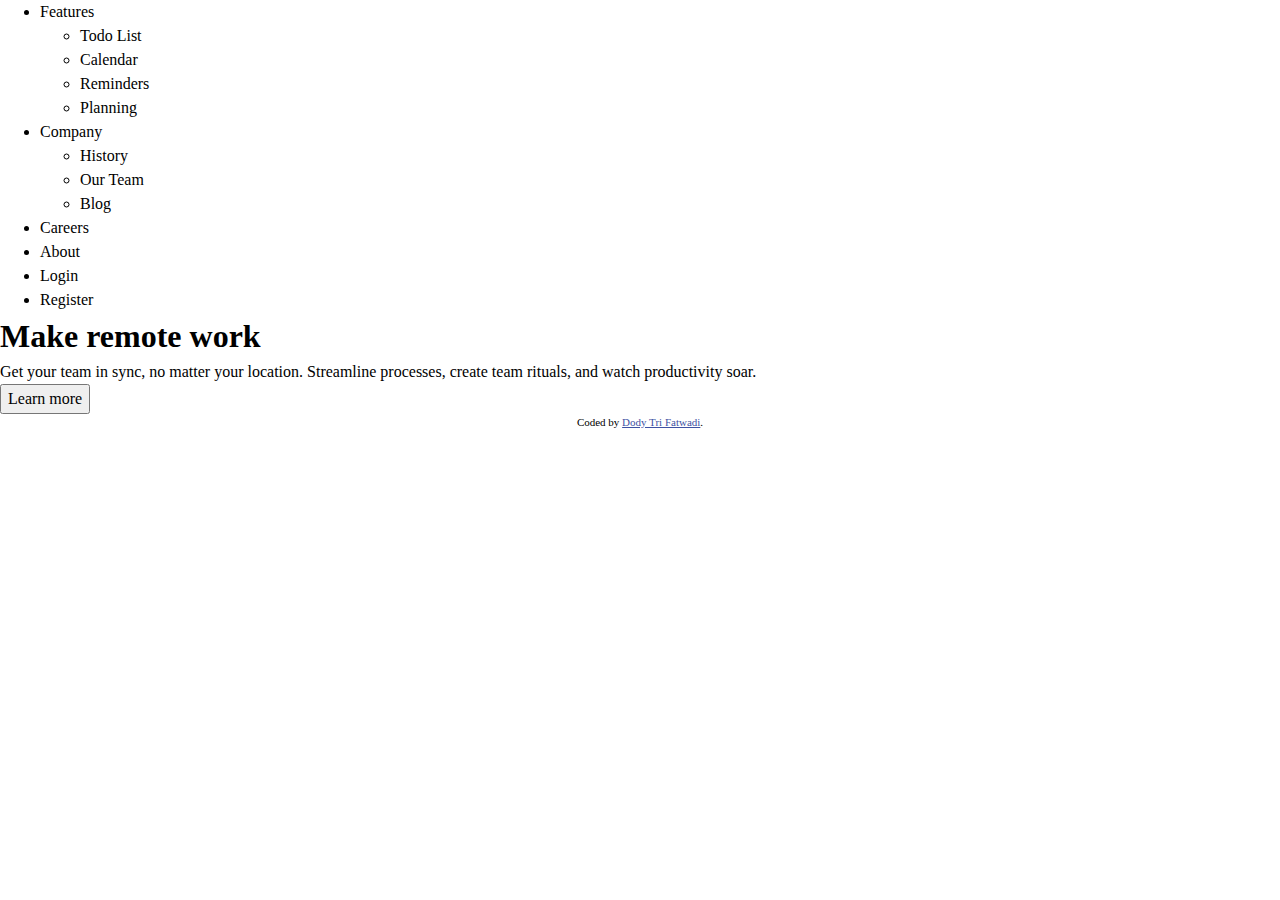
<file: index.html>
<!DOCTYPE html>
<html lang="en">
  <head>
    <meta charset="UTF-8" />
    <meta name="viewport" content="width=device-width, initial-scale=1.0" />
    <!-- displays site properly based on user's device -->

    <link
      rel="icon"
      type="image/png"
      sizes="32x32"
      href="./images/favicon-32x32.png"
    />
    <link rel="stylesheet" href="styles.css" />
    <title>Frontend Mentor | Intro section with dropdown navigation</title>

    <!-- Feel free to remove these styles or customise in your own stylesheet 👍 -->
  </head>
  <body>
    <nav>
      <ul>
        <li>Features</li>
        <ul>
          <li>Todo List</li>
          <li>Calendar</li>
          <li>Reminders</li>
          <li>Planning</li>
        </ul>
        <li>Company</li>
        <ul>
          <li>History</li>
          <li>Our Team</li>
          <li>Blog</li>
        </ul>
        <li>Careers</li>
        <li>About</li>
      </ul>
      <ul>
        <li>Login</li>
        <li>Register</li>
      </ul>
    </nav>
    <main>
      <h1>Make remote work</h1>
    </main>
    <article>
      Get your team in sync, no matter your location. Streamline processes,
      create team rituals, and watch productivity soar.
    </article>
    <button>Learn more</button>
    <div class="attribution">Coded by <a href="#">Dody Tri Fatwadi</a>.</div>
  </body>
</html>
</file>
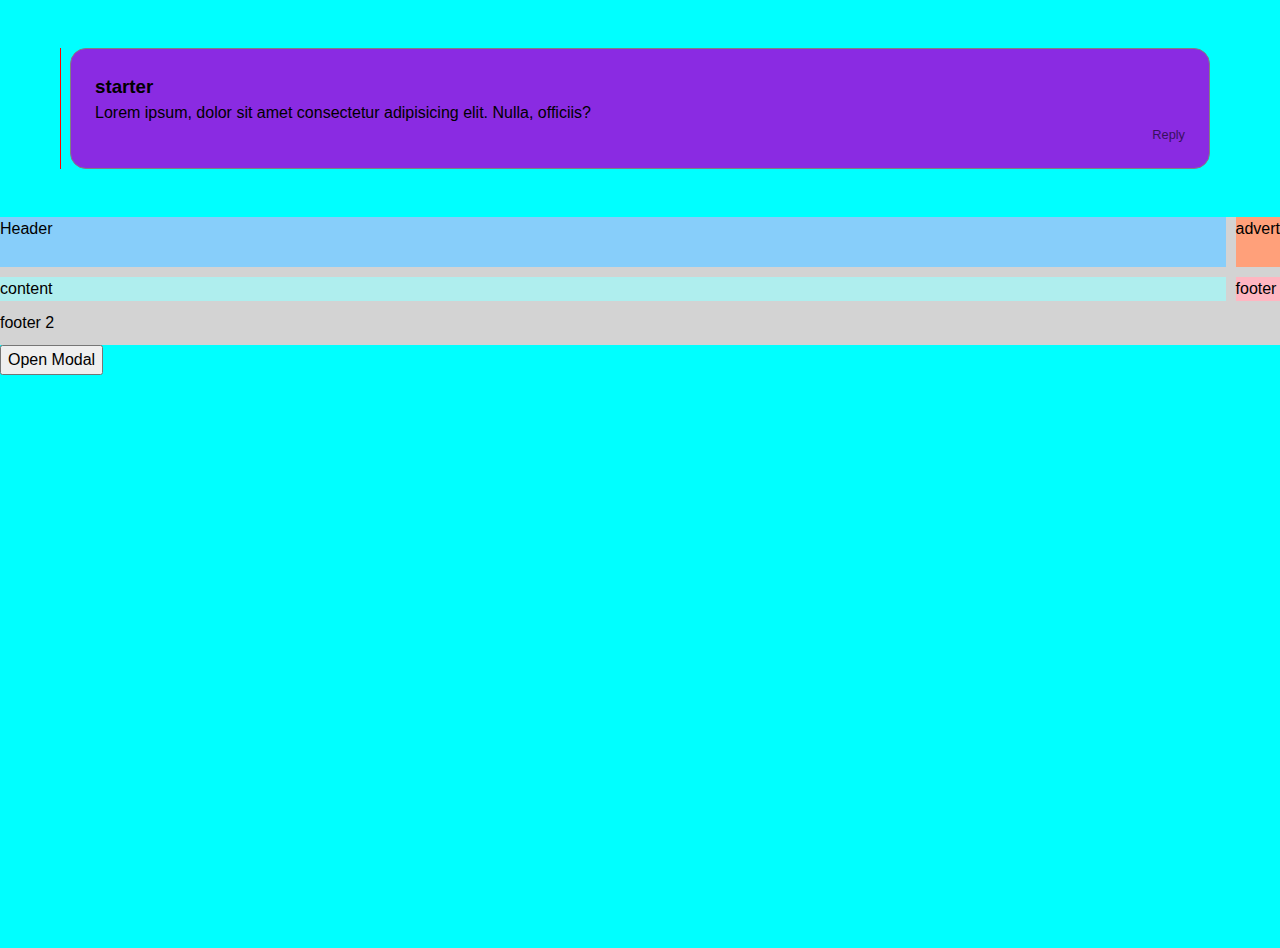
<file: interactiveComment/index.html>
<!DOCTYPE html>
<html lang="en">
  <head>
    <meta charset="UTF-8">
    <meta name="viewport" content="width=device-width, initial-scale=1.0"> <!-- displays site properly based on user's device -->

    <link rel="icon" type="image/png" sizes="32x32" href="./images/favicon-32x32.png">
    <link rel="stylesheet" href="style.css">
    <title>Frontend Mentor | Interactive comments section</title>

    <!-- Feel free to remove these styles or customise in your own stylesheet 👍 -->

    
  </head>
  <body>
    <!-- <div class="comment-wrapper">
      <div class="comment-container">
        <div class="comment-box">
          <div class="replies">
            <img src="/interactiveComment/images/icon-plus.svg" alt="">
            <span>5</span>
            <img src="/interactiveComment/images/icon-minus.svg" alt="">
          </div>
          <div class="main-comment">
            <div class="user-post">
              <div class="user-detail">
                <img src="./images/avatars/image-juliusomo.png" alt="">
                <span><strong>User Name</strong></span>
                <span><strong>Posting date</strong></span>

              </div>
              <div class="reply-link">
                <img src="images/icon-reply.svg" alt="">
                <strong>Reply</strong>
              </div>
            </div>
            <p>"Impressive! Though it seems the drag feature could be improved. But overall it looks incredible. You've nailed the design and the responsiveness at various breakpoints works really well."</p>
          </div>
        </div>
        </div>
    </div> -->

    <div class="container">
      <div class="comment__container opened" id="first-post">
        <div class="comment__card">
          <h3 class="comment__title">starter</h3>
          <p>Lorem ipsum, dolor sit amet consectetur adipisicing elit. Nulla, officiis?</p>
          <div class="comment__footer">
            <div class="reply">Reply</div>
          </div>
        </div>

          <div class="comment__container" dataset="first-post" id="first-reply">
            <div class="comment__card">
              <h3 class="comment__title">1 Reply</h3>
              <p>Lorem ipsum, dolor sit amet consectetur adipisicing elit. Nulla, officiis?</p>
              <div class="comment__footer">
                <div class="reply">Reply</div>
              </div>
            </div>
              <div class="comment__container" dataset="first-reply">
                <div class="comment__card">
                  <h3 class="comment__title">nest reply</h3>
                  <p>Lorem ipsum, dolor sit amet consectetur adipisicing elit. Nulla, officiis?</p>
                  <div class="comment__footer">
                    <div class="reply">Reply</div>
                  </div>
                </div>
            </div>
          </div>

          <div class="comment__container" dataset="first-post">
            <div class="comment__card">
              <h3 class="comment__title">2 reply</h3>
              <p>Lorem ipsum, dolor sit amet consectetur adipisicing elit. Nulla, officiis?</p>
              <div class="comment__footer">
                <div class="reply">Reply</div>
              </div>
            </div>
          </div>
      </div>
    </div>

    <div class="testgrid">
      <div class="item1">Header</div>
      <div class="item2">advert</div>
      <div class="item3">content</div>
      <div class="item4">footer</div>
      <div class="item5">footer 2</div>
    </div>
    
    <!-- Modal -->
    <!-- <div class="modal-background">
      <div class="modal-container">
        <h4>Delete Comment</h4>
        <p>Are you sure you want to delete this comment? This will remove the comment and can't be undone.</p>
        <div class="modal-btn">
          <a href=""><button class="cancel-btn"><span>No, Cancel </span></button></a>
          <a href=""><button class="delete-btn"><span>Yes, Delete</span></button></a>
        </div>
      </div>
    </div> -->
    <button class="open-btn">Open Modal</button>
    <dialog class="modal" id="modal">
      <h4>Delete Comment</h4>
        <p>Are you sure you want to delete this comment? This will remove the comment and can't be undone.</p>
        <form class="form" method="dialog">

          <a href=""><button class="delete-btn" type="submit"><span>Yes, Delete</span></button></a>
          <a href=""><button class="cancel-btn" type="submit"><span>No, Cancel </span></button></a>
        </form>
        <div class="modal-btn">
        </div>
    </dialog>

  </body>
  <script src="script.js"></script>
</html>
</file>
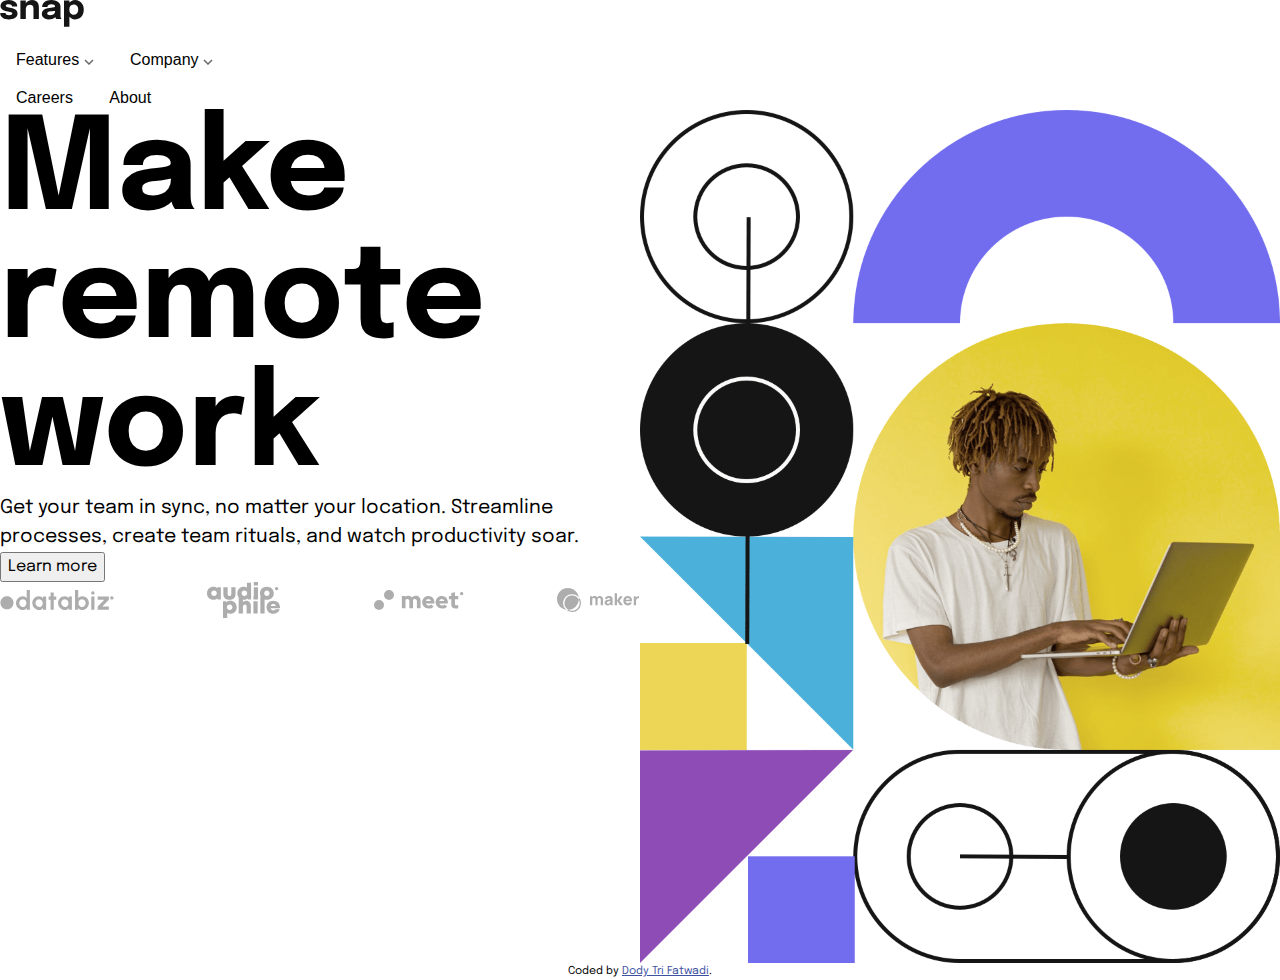
<file: intro-section/index.html>
<!DOCTYPE html>
<html lang="en">
  <head>
    <meta charset="UTF-8" />
    <meta name="viewport" content="width=device-width, initial-scale=1.0" />
    <!-- displays site properly based on user's device -->

    <link
      rel="icon"
      type="image/png"
      sizes="32x32"
      href="./images/favicon-32x32.png"
    />

    <title>Intro section</title>

    <!-- Feel free to remove these styles or customise in your own stylesheet 👍 -->
    <link rel="stylesheet" href="styles.css" />

  </head>

  <body>

    <div class="navbar">
      <img class="logo" src="/intro-section/images/logo.svg" alt="" />
      <div class="dropdown">
        <button class="dropbtn" onclick="myFunction()">Features
          <i>
            <img class="nav-icon" src="/intro-section/images/icon-arrow-down.svg" alt="" />
          </i> 
        </button>
        <div class="dropdown-content" id="myDropdown">
          <a href="#">Todo List</a>
          <a href="#">Calendar</a>
          <a href="#">Reminders</a>
          <a href="#">Planning</a>
        </div>

        <button class="dropbtn" onclick="myFunction()">Company
         <i>
          <img class="nav-icon" src="/intro-section/images/icon-arrow-down.svg" alt="" />
         </i> 
        </button>
        <div class="dropdown-content" id="myDropdown">
          <a href="#">History</a>
          <a href="#">Our Team</a>
          <a href="#">Blog</a>
        </div>
      </div> 
      <a href="#careers">Careers</a>
      <a href="#about">About</a>
    </div>
    
    <!-- <nav>
      <ul>
        <li>Features</li>
        <span><img src="images/icon-arrow-down.svg" alt="" /></span>
        <ul>
          <li></li>
          <li></li>
          <li></li>
          <li></li>
        </ul>
        <li>Company <img src="images/icon-arrow-down.svg" alt="" /></li>
        <span></span>
        <ul>
          <li>History</li>
          <li>Our Team</li>
          <li>Blog</li>
        </ul>
        <li>Careers</li>
        <li>About</li>
      </ul>
      <ul>
        <li>Login</li>
        <li>Register</li>
      </ul>
      <img src="/intro-section/images/icon-arrow-up.svg" alt="" />
      <img src="/intro-section/images/icon-calendar.svg" alt="" />
      <img src="/intro-section/images/icon-close-menu.svg" alt="" />
      <img src="/intro-section/images/icon-planning.svg" alt="" />
      <img src="/intro-section/images/icon-calendar.svg" alt="" />
    </nav> -->

    <main class="body-wrapper">
      <section class="main-aside">
        <h1>Make <br>remote work</h1>
        <p>
          Get your team in sync, no matter your location. Streamline processes,
          create team rituals, and watch productivity soar.
        </p>
        <button class="cta-button">Learn more</button>
        <article class="client-img">
          <img src="/intro-section/images/client-databiz.svg" alt="" />
          <img src="/intro-section/images/client-audiophile.svg" alt="" />
          <img src="/intro-section/images/client-meet.svg" alt="" />
          <img src="/intro-section/images/client-maker.svg" alt="" />
        </article>
      </section>
      <img src="/intro-section/images/image-hero-desktop.png" alt="" />
    </main>

    <div class="attribution">Coded by <a href="#">Dody Tri Fatwadi</a>.</div>

    <script>
      /* When the user clicks on the button, 
      toggle between hiding and showing the dropdown content */
      function myFunction() {
        document.getElementById("myDropdown").classList.toggle("show");
      }
      // Close the dropdown if the user clicks outside of it
      window.onclick = function(event) {
        if (!event.target.matches('.dropbtn')) {
          var dropdowns = document.getElementsByClassName("dropdown-content");
          var i;
          for (i = 0; i < dropdowns.length; i++) {
            var openDropdown = dropdowns[i];
            if (openDropdown.classList.contains('show')) {
              openDropdown.classList.remove('show');
            }
          }
        }
      }

      // Get all drop-down buttons
      const dropDownButtons = document.querySelectorAll(".dropbtn");
      // Get all drop down content elements.
      const dropDownContent = document.querySelectorAll(".dropdown-content");

      function handleClick(event) {
      const main = event.target; // Use the event.target, the clicked element
      const className = "show"; // Spcecify the class name one time
      let myContent = null; // The drop down contents of the clicked item, if found
      dropDownContent.forEach( elem => {
        // Kludge: using parentNode since the clicked element is in it's own div.
        // It would probably be better if the querySelector above selected
        // the li-element, and then remove paretNode from the next statement.
        if ( main.parentNode.contains(elem)) {
          myContent = elem;
        } else {
          // Remove the class from every content except the clicked one.
          elem.classList.remove(className);
        }
      });
      // If the clicked have content, toggle if it is shown or not.
      if (myContent) myContent.classList.toggle(className);
      }

      dropDownButtons.forEach( elem => elem.addEventListener("click",  handleClick));
    </script>
  </body>
</html>
</file>
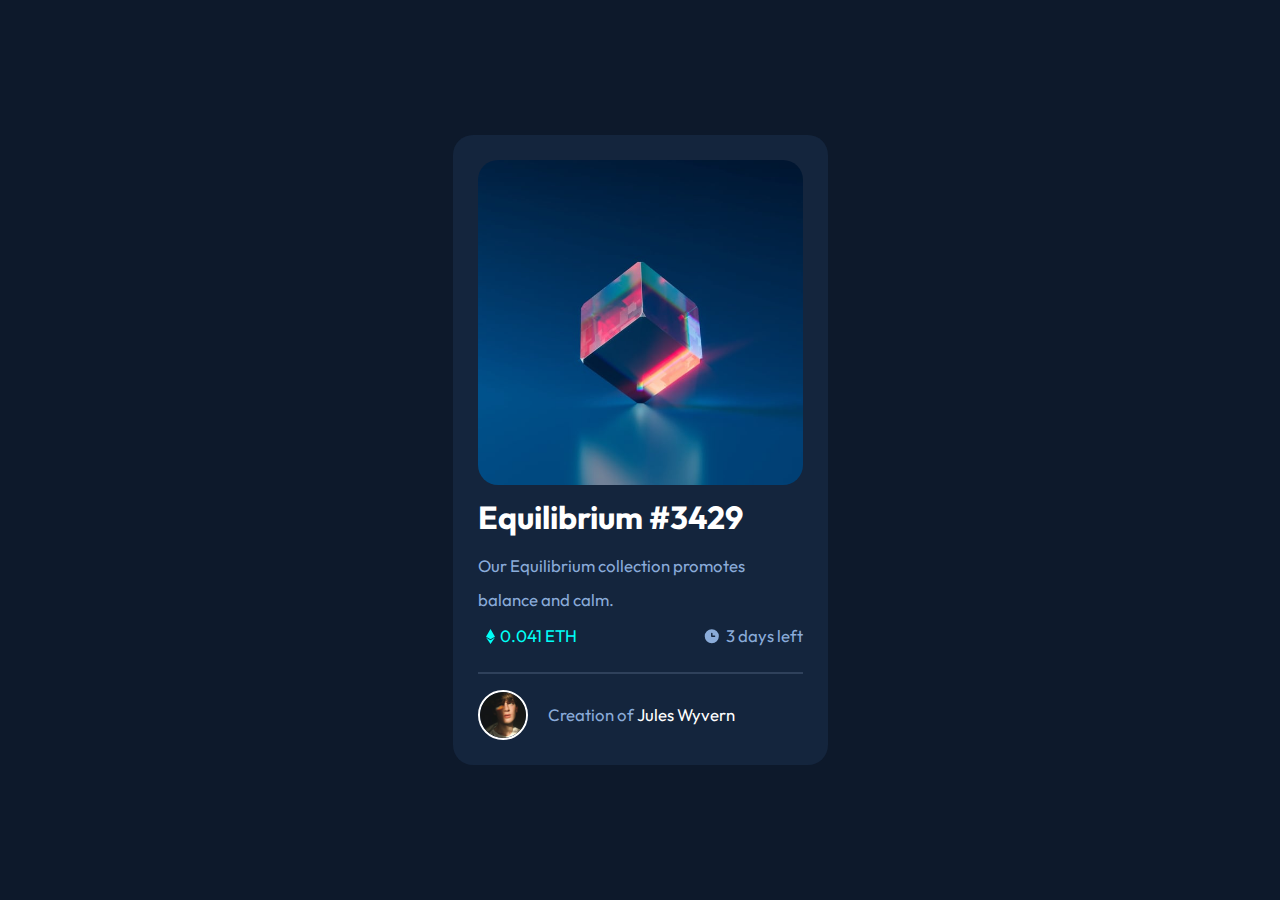
<file: nftcard/index.html>
<!DOCTYPE html>
<html lang="en">
<head>
  <meta charset="UTF-8">
  <meta name="viewport" content="width=device-width, initial-scale=1.0"> <!-- displays site properly based on user's device -->

  <link rel="icon" type="image/png" sizes="32x32" href="./images/favicon-32x32.png">
  <link href="https://fonts.google.com/specimen/Outfit" rel="stylesheet">
  <link rel="stylesheet" href="style.css">
  <title>Frontend Mentor | NFT preview card component</title>
</head>
<body>
  <div class="card">
    <div class= "container">
      <div class="nft-wrapper">
        <img src="images/image-equilibrium.jpg" class="nft-image"  alt="nft-image">
          <div class="overlay-image" >
            <div class="icon-wrapper">
              <img src="images/icon-view.svg" class="view-icon"  alt="view-icon">
            </div>
          </div>
      </div>
      <h3>Equilibrium #3429</h3>
      <p class="caption">Our Equilibrium collection promotes balance and calm.</p>
      <div class="price">
        <div class="price-container">
          <img src="images/icon-ethereum.svg" class="eth-logo"   height="15" alt="eth-logo">
          <p class="price">0.041 ETH</p>
        </div>
        <div class="promo-container">
          <img src="images/icon-clock.svg" class="clock" height="18" alt="clock-logo">
          <p class="promo-text">3 days left</p>
        </div>
      </div>
      <hr>
      <div class="creator-container"> 
        <img src="images/image-avatar.png" class="avatar" width="50"  height="50" alt="user-avatar">
        <p class="author-name"><span class="caption">Creation of</span> Jules Wyvern</p>
      </div>
    </div>
  </div>
</body>
</html>
</file>
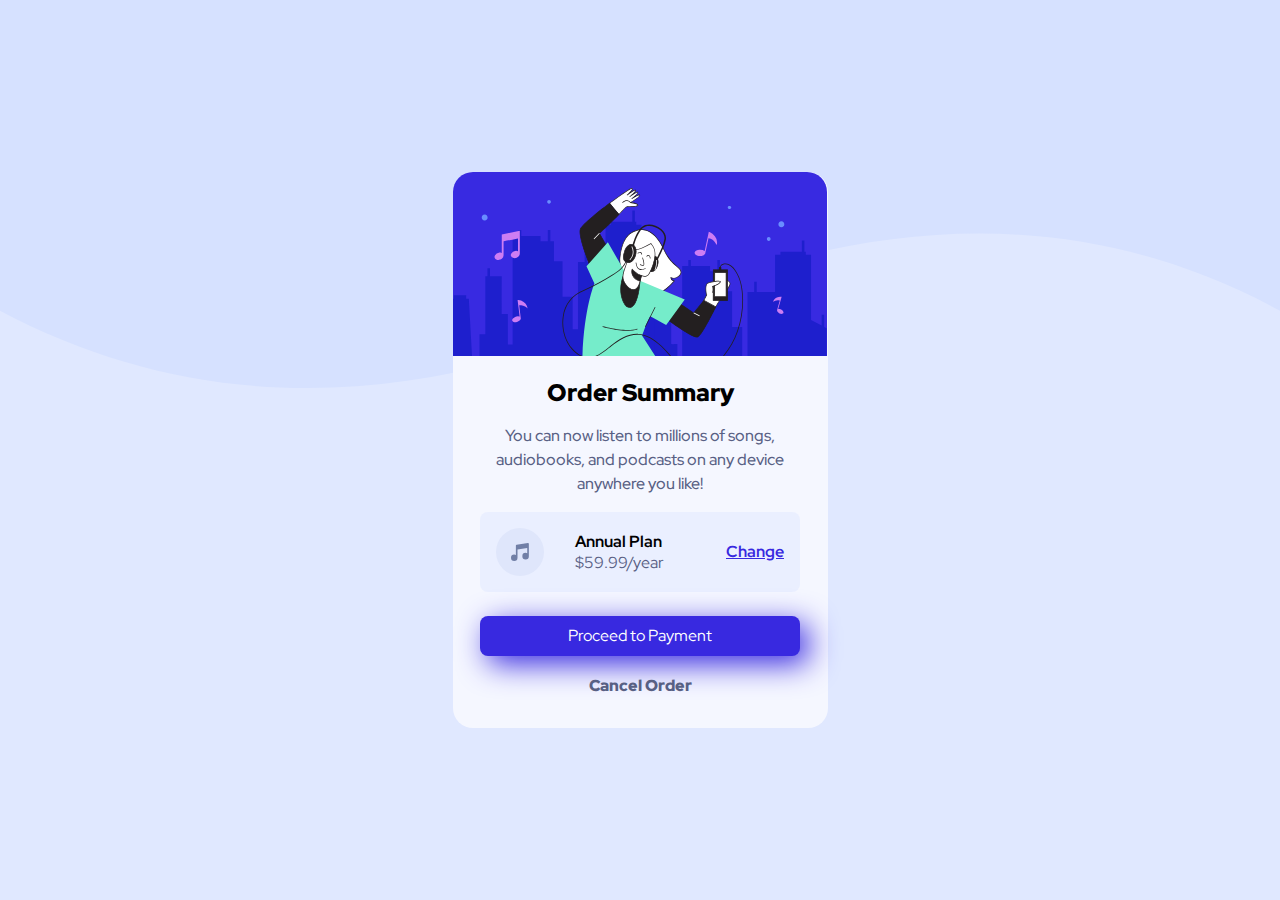
<file: orderSummary/index.html>
<!DOCTYPE html>
<html lang="en">
<head>
  <meta charset="UTF-8">
  <meta name="viewport" content="width=device-width, initial-scale=1.0"> <!-- displays site properly based on user's device -->

  <link rel="icon" type="image/png" sizes="32x32" href="./images/favicon-32x32.png">
  
  <title>Frontend Mentor | Order summary card</title>

  <!-- Feel free to remove these styles or customise in your own stylesheet 👍 -->
  <link rel="stylesheet" href="style.css">
</head>
<body>
  <div class="container">
    <!-- <img src="images/pattern-background-desktop.svg" alt=""> -->
    <div >
      <img class="hero-img" src="images/illustration-hero.svg" alt="">
    </div>
    <h2>Order Summary</h2>
    <p class="caption">
      You can now listen to millions of songs, audiobooks, and podcasts on any 
      device anywhere you like!
    </p>
    <div class="plan">
      <img class="icon-music" src="images/icon-music.svg" alt="">
      <div class="div-1">
        <p>
          <strong>Annual Plan</strong>
        </p>
        <p class="billing">
          $59.99/year
        </p>      
      </div>
      <div class="div-2">
      </div>
      <div class="div-3">
        <a href="#">
          Change
        </a>
      </div>
    </div>
    <button>Proceed to Payment</button>
    <a id="cancel"href="#">
      <strong>Cancel Order
    </a>
  </div>
</body>
</html>
</file>
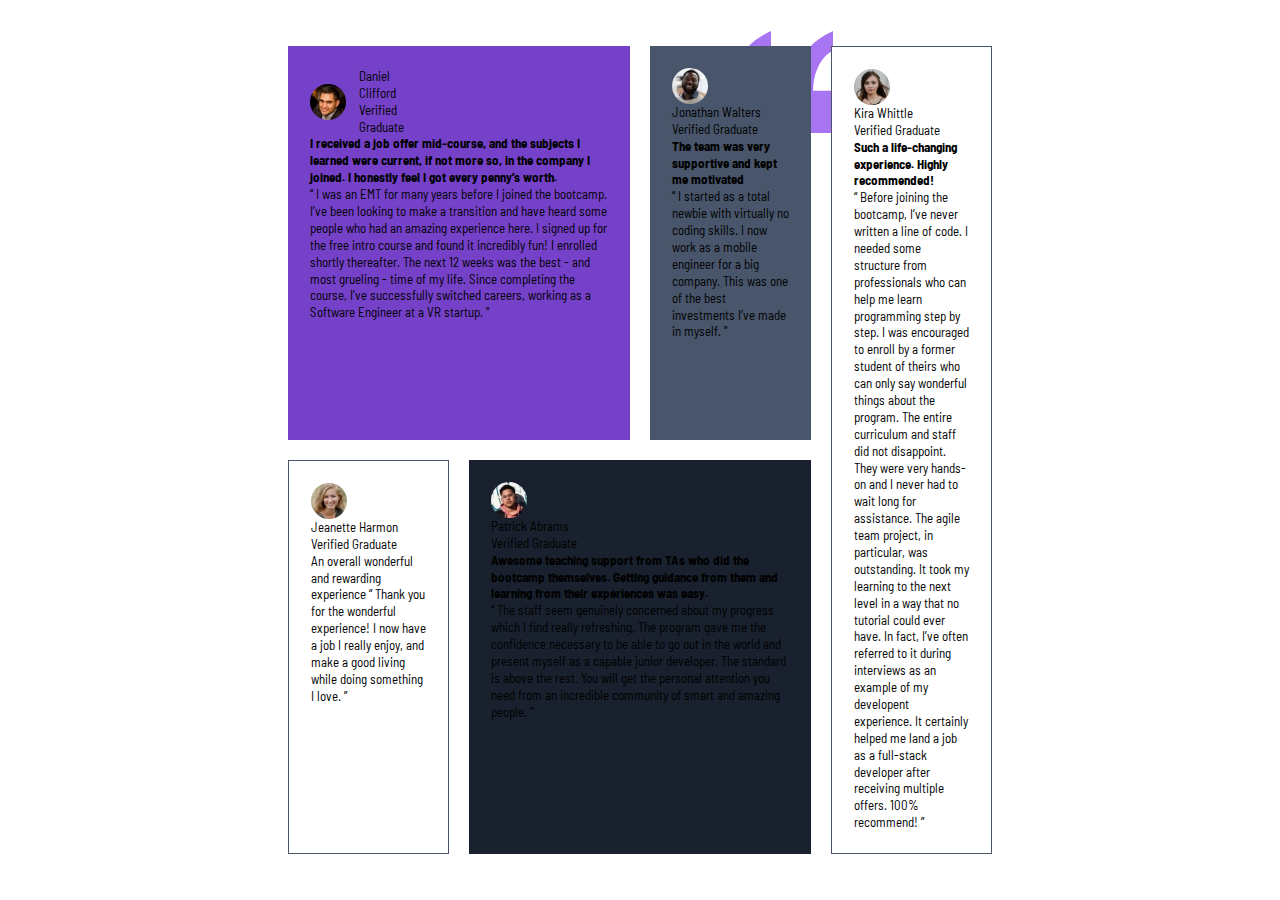
<file: testimonial-grid/index.html>
<!DOCTYPE html>
<html lang="en">
<head>
  <meta charset="UTF-8">
  <meta name="viewport" content="width=device-width, initial-scale=1.0"> <!-- displays site properly based on user's device -->

  <link rel="icon" type="image/png" sizes="32x32" href="./images/favicon-32x32.png">

  <title>Frontend Mentor | [Challenge Name Here]</title>
  <link rel="stylesheet" href="style.css">
  <!-- Feel free to remove these styles or customise in your own stylesheet 👍 -->
</head>
<body>
  <main class="max-width-wrapper">
    <article class="first-comment">
      <article class="user">
        <img class="profpic" src="/testimonial-grid/images/image-daniel.jpg" alt="" srcset="">
        <article>
          Daniel Clifford
          <br>
          Verified Graduate
        </article>
        <img class="quotation"  src="images/bg-pattern-quotation.svg" alt="">
      </article>
      <h3>
        I received a job offer mid-course, and the subjects I learned were current, if not more so,
        in the company I joined. I honestly feel I got every penny’s worth.
      </h3>
      <p>
        “ I was an EMT for many years before I joined the bootcamp. I’ve been looking to make a
        transition and have heard some people who had an amazing experience here. I signed up
        for the free intro course and found it incredibly fun! I enrolled shortly thereafter.
        The next 12 weeks was the best - and most grueling - time of my life. Since completing
        the course, I’ve successfully switched careers, working as a Software Engineer at a VR startup. ”
      </p>
    </article>

    <article class="second-comment">
      <img class="profpic" src="/testimonial-grid/images/image-jonathan.jpg" alt="" srcset="">
      <article>
        Jonathan Walters
        <br>
        Verified Graduate
      </article>
      <h3>
        The team was very supportive and kept me motivated
      </h3>
      <p>
        “ I started as a total newbie with virtually no coding skills. I now work as a mobile engineer
        for a big company. This was one of the best investments I’ve made in myself. ”
      </p>
    </article>

    <article class="third-comment">
      <img class="profpic" src="/testimonial-grid/images/image-jeanette.jpg" alt="" srcset="">
      <article>
        Jeanette Harmon
        <br>
        Verified Graduate
      </article>

      An overall wonderful and rewarding experience

      “ Thank you for the wonderful experience! I now have a job I really enjoy, and make a good living
      while doing something I love. ”
    </article>

    <article class="fourth-comment">
      <img class="profpic" src="/testimonial-grid/images/image-patrick.jpg" alt="" srcset="">
      <article>
        Patrick Abrams
        <br>
        Verified Graduate
      </article>
      <h3>
        Awesome teaching support from TAs who did the bootcamp themselves. Getting guidance from them and
        learning from their experiences was easy.
      </h3>

      “ The staff seem genuinely concerned about my progress which I find really refreshing. The program
      gave me the confidence necessary to be able to go out in the world and present myself as a capable
      junior developer. The standard is above the rest. You will get the personal attention you need from
      an incredible community of smart and amazing people. ”
    </article>

    <article class="fifth-comment">
      <img class="profpic" src="/testimonial-grid/images/image-kira.jpg" alt="" srcset="">
      <article>
        Kira Whittle
        <br>
        Verified Graduate
      </article>
      <h3>
        Such a life-changing experience. Highly recommended!
      </h3>
      <p>
        “ Before joining the bootcamp, I’ve never written a line of code. I needed some structure from
        professionals who can help me learn programming step by step. I was encouraged to enroll by a former
        student of theirs who can only say wonderful things about the program. The entire curriculum and staff
        did not disappoint. They were very hands-on and I never had to wait long for assistance. The agile team
        project, in particular, was outstanding. It took my learning to the next level in a way that no tutorial
        could ever have. In fact, I’ve often referred to it during interviews as an example of my developent
        experience. It certainly helped me land a job as a full-stack developer after receiving multiple offers.
        100% recommend! ”
      </p>
    </article>
  </main>
  <!-- <div class="attribution">
    Challenge by <a href="https://www.frontendmentor.io?ref=challenge" target="_blank">Frontend Mentor</a>.
    Coded by Dody Tri Fatwadi.
  </div> -->
</body>
</html>
</file>
<file: styles.css>
*,
*::before,
*::after {
  box-sizing: border-box;
}

* {
  margin: 0;
}

html,
body {
  height: 100%;
}

body {
  line-height: 1.5;
  -wekit-font-smoothin: antialiased;
}

img,
picture,
svg {
  display: block;
  max-width: 100%;
}

input,
button,
textarea,
select {
  font: inherit;
}

p,
h1,
h2,
h3 {
  overflow-wrap: break-word;
}

.attribution {
  font-size: 11px;
  text-align: center;
}
.attribution a {
  color: hsl(228, 45%, 44%);
}
</file>
<file: interactiveComment/style.css>
*,
*::before,
*::after {
  box-sizing: border-box;
}

@import url("https://fonts.googleapis.com/css2?family=Rubik:wght@400;500;700&display=swap");

* {
  margin: 0;
}

html,
body {
  height: 100%;
}

body {
  line-height: 1.5;
  -webkit-font-smoothing: antialiased;
  background-color: aqua;
  font-family: "Rubik", sans-serif;
}

img,
picture,
video,
canvas,
svg {
  display: block;
  max-width: 100%;
}

input,
button,
textarea,
select {
  font: inherit;
}

p,
h1,
h2,
h3,
h4,
h5,
h6 {
  overflow-wrap: break-word;
}

.replies {
  gap: 15px;
  padding: 0.5em;
  display: flex;
  border-radius: 10px;
  flex-direction: column;
  border: 1px solid red;
}

.comment-box {
  gap: 20px;
  padding: 1em;
  display: flex;
  border-radius: 10px;
  align-items: center;
  border: 1px solid red;
}

.comment-container {
  max-width: 90%;
  /* min-width: 30%; */
  width: max-content;
  margin-left: auto;
  margin-right: auto;
  padding-left: 16px;
  padding-right: 16px;
}

.main-comment {
  display: flex;
  flex-direction: column;
  /* justify-content: space-between; */
  /* align-items: center; */
}

.user-detail {
  gap: 30px;
  display: flex;
  align-items: center;
}

.user-post {
  gap: 5px;
  display: flex;
  /* flex-direction: column; */
  align-items: center;
  justify-content: space-between;
}

.reply-link {
  gap: 10px;
  display: flex;
  align-items: center;
}

.modal-background {
  top: 0;
  left: 0;
  z-index: 1;
  width: 100%;
  height: 100%;
  position: fixed;
  background-color: rgba(0, 0, 0, 0.5);
}

.modal-container {
  top: 20%;
  left: 50%;
  width: 400px;
  height: 300px;
  padding: 25px;
  display: flex;
  position: absolute;
  align-items: center;
  flex-direction: column;
  background-color: red;
  justify-content: center;
  transform: translate(-50%);
  /* gap: 20px; */
}

.modal-btn {
  display: flex;
  align-items: left;
  justify-content: space-around;
}

.item1 {
  background: LightSkyBlue;
  grid-area: header;
}

.item2 {
  background: LightSalmon;
  grid-area: advert;
}

.item3 {
  background: PaleTurquoise;
  grid-area: content;
}

.item4 {
  background: lightpink;
  grid-area: footer;
}

.testgrid {
  /* font-size: 1.5em; */
  /* min-height: 300px; */
  /* width: 100%; */
  background: LightGray;
  display: grid;
  grid-template-columns: 1fr;
  grid-template-rows: 50px auto 1fr auto;
  grid-gap: 10px;
  grid-template-areas:
    "header advert"
    "content footer";
}

.modal::backdrop{
  background: rgb(0 0 0 / 0.4);
}

form {
  display: grid;
  gap: 1em;
}

.modal {
  position: absolute;
  top: 50%;
  left: 50%;
  transform: translate(-50%,-50%);
}

/* trial another method */

.container{
  width: min(90%,1140px);
  margin: 3rem auto;
}

.comment__container {
  display: none;
  position: relative;
}

.comment__container.opened{
  display: block;
}

.comment__container::before {
  content: "";
  background-color: red;
  position: absolute;
  min-height: 100%;
  width: 1px;
  left: -10px;
}

.comment__container:not(:first-child){
  margin: 1rem 0 0 3rem;
}

.comment__card {
  padding: 24px;
  background-color: blueviolet;
  border: 1px solid grey;
 border-radius: 16px; 
}

.comment__footer {
  display: flex;
  font-size: .8rem;
 opacity: .6; 
 gap: 24px;
 justify-content: flex-end;
 align-items: center;
}

.reply {
  cursor:pointer;
}
</file>
<file: intro-section/styles.css>
@import url('https://fonts.googleapis.com/css2?family=Epilogue:wght@500;700&display=swap');

*,
*::before,
*::after {
  box-sizing: border-box;
}

* {
  margin: 0;
}

html,
body {
  height: 100%;
}

body {
  line-height: 1.5;
  -webkit-font-smoothin: antialiased;
  font-family: Epilogue, sans-serif;
}

img,
picture,
svg {
  display: block;
  max-width: 100%;
}

input,
button,
textarea,
select {
  font: inherit;
}

nav,
ul,
li {
  display: inline;
  list-style-type: none;
}

p,
h1,
h2,
h3 {
  overflow-wrap: break-word;
}

h1{
  font-size: 8rem;
  line-height: 1;
}

p{
  font-size: 1.2rem;
}

.main-aside {
  display: flex;
  flex-direction: column;
  /* align-content: space-between; */
  
}

.logo{
  display: inline;
}

.body-wrapper {
  display: grid;
  grid-template-columns: repeat(2, 1fr);
}

.client-img {
  display: flex;
  align-items: center;
  justify-content: space-between;
}

.attribution {
  font-size: 11px;
  text-align: center;
}
.attribution a {
  color: hsl(228, 45%, 44%);
}

.nav-icon {
  display: inline;
}

.cta-button {
  width: fit-content;
}

/* improvement */
.navbar {
  overflow: hidden;
  font-family: Arial, Helvetica, sans-serif;
}

.navbar a {
  /* float: left; */
  font-size: 16px;
  color: black;
  text-align: center;
  padding: 14px 16px;
  text-decoration: none;
}

.dropdown {
  /* float: left; */
  overflow: hidden;
}

.dropdown .dropbtn {
  cursor: pointer;
  font-size: 16px;  
  border: none;
  outline: none;
  color: black;
  padding: 14px 16px;
  background-color: inherit;
  font-family: inherit;
  margin: 0;
}

.navbar a:hover, .dropdown:hover .dropbtn, .dropbtn:focus {
  background-color: red;
}

.dropdown-content {
  display: none;
  position: absolute;
  z-index: 1;
}

.dropdown-content a {
  float: none;
  padding: 12px 16px;
  text-decoration: none;
  display: block;
  text-align: left;
}

.dropdown-content a:hover {
  background-color: #ddd;
}

.show {
  display: block;
}
</file>
<file: nftcard/style.css>
@import url("https://fonts.googleapis.com/css2?family=Outfit:wght@300;400;600&display=swap");

*,
*::before,
*::after {
  box-sizing: border-box;
}

* {
  margin: 0;
}

html,
body {
  height: 100%;
}

body {
  -webkit-font-smoothing: antialiased;
  display: flex;
  font-family: "Outfit";
  background-color: hsl(217, 54%, 11%);
  line-height: 2;
}

img,
svg {
  max-width: 100%;
}

p,
h1,
h2,
h3,
h4,
h5,
h6 {
  overflow-wrap: break-word;
}

.card {
  margin: auto auto;
  display: flex;
  flex-direction: column;
  justify-content: flex-start;
  align-items: center;
  max-width: 375px;
  border-radius: 0.5em;
  height: 50%;
  background-color: hsl(225, 100%, 98%);
}

h3 {
  font-size: 2rem;
  color: hsl(0, 0%, 100%);
}

h3:hover {
  cursor: pointer;
  color: hsl(178, 100%, 50%);
}

p {
  font-size: 1.05rem;
  color: hsl(0, 0%, 100%);
}

.card {
  display: flex;
  align-items: center;
  justify-content: center;
}

.nft-wrapper {
  display: flex;
  align-items: center;
  justify-content: center;
}

.nft-image {
  border-radius: 20px;
  height: auto;
}

.overlay-image {
  opacity: 0;
  box-sizing: border-box;
  display: block;
  width: 100%;
  height: auto;
  cursor: pointer;
  position: absolute;
  border-radius: 20px;
  overflow: hidden;
  background-color: hsl(178, 100%, 50%);
}

.nft-wrapper:hover .overlay-image {
  opacity: 0.8;
  width: 325px;
  height: 325px;
}

.icon-wrapper {
  position: absolute; 
  top: 50%;
  left: 50%;
  transform: translate(-50%, -50%);
}

.container {
  border-radius: 20px;
  background-color: hsl(216, 50%, 16%);
  padding: 25px;
  display: flex;
  flex-direction: column;
  justify-content: space-between;
}

.caption {
  color: hsl(215, 51%, 70%);
}

.price-container {
  margin: 0.2em;
  display: flex;
  align-items: center;
  justify-content: space-between;
}

.price {
  color: hsl(178, 100%, 50%);
  display: flex;
  align-items: center;
  justify-content: space-between;
  padding: 0px 0px 0px 5px;
}

.promo-container {
  display: flex;
  align-items: center;
}

.promo-text {
  color: hsl(215, 51%, 70%);
  padding: 0px 0px 0px 5px;
}

hr {
  border: 0;
  padding: 0;
  height: 1px;
  margin: 1em 0;
  display: block;
  border-top: 2px solid hsl(215, 32%, 27%);
}

.creator-container {
  display: flex;
  justify-content: flex-start;
  align-items: center;
}

.avatar {
  border-radius: 50%;
  border: 2px solid hsl(0, 0%, 100%);
}

.author-name {
  padding: 0px 0px 0px 20px;
}

.author-name:hover {
  color: hsl(178, 100%, 50%);
  cursor: pointer;
}
</file>
<file: orderSummary/style.css>
@import url("https://fonts.googleapis.com/css2?family=Red+Hat+Display:wght@500;700;900&display=swap");

*,
*::before,
*::after {
  box-sizing: border-box;
}

* {
  margin: 0;
}

html,
body {
  height: 100%;
  background-image: url(images/pattern-background-desktop.svg);
  background-repeat: no-repeat;
  background-size: contain;
  /* background-position: center top; */
  /* width: 100%; */
  background-color: hsl(225, 100%, 94%);
}

body {
  -webkit-font-smoothing: antialiased;
  display: flex;
  font-family: "Red Hat Display", sans-serif;
}

img,
svg {
  max-width: 100%;
}

button {
  font: inherit;
}

p,
h2 {
  overflow-wrap: break-word;
}

h2 {
  font-weight: 900;
}

a {
  font-size: 16px;
  font-weight: bold;
  color: hsl(245, 75%, 52%);
  margin-right: 0;
}

a:hover {
  text-decoration: none;
}

#cancel {
  text-decoration: none;
  margin-bottom: 2rem;
  color: hsl(228, 20%, 43%);
}

#cancel:hover {
  color: black;
  cursor: pointer;
}
.container {
  margin: auto auto;
  display: flex;
  flex-direction: column;
  justify-content: flex-start;
  align-items: center;
  width: 375px;
  border-radius: 20px;
  background-color: hsl(225, 100%, 98%);
}

.hero-img {
  border-top-left-radius: 20px;
  border-top-right-radius: 20px;
  margin-bottom: 1em;
  border: none;
}

.caption {
  text-align: center;
  /* padding: 1em; */
  font-weight: 500;
  width: 320px;
  line-height: 1.5;
  color: hsl(228, 20%, 43%);
  margin-top: 1em;
  margin-bottom: 1em;
}

.plan {
  margin-bottom: 1.5rem;
  padding: 1em;
  border-radius: 0.5em;
  background-color: hsla(225, 100%, 94%, 0.5);
  display: flex;
  align-items: center;
  justify-content: space-between;
  width: 320px;
  gap: 10px;
}

.billing {
  color: hsl(228, 20%, 43%);
}

button {
  width: 320px;
  height: 40px;
  margin-bottom: 1.2rem;
  border-radius: 0.5em;
  background-color: hsl(245, 75%, 52%);
  border: none;
  color: white;
  box-shadow: 8px 8px 30px hsl(245, 75%, 52%);
}

button:hover {
  cursor: pointer;
}

.attribution {
  font-size: 11px;
  text-align: center;
}

.attribution a {
  color: hsl(228, 20%, 43%);
}
</file>
<file: testimonial-grid/style.css>
@import url('https://fonts.googleapis.com/css2?family=Barlow+Semi+Condensed:wght@500;600&display=swap');

*,
*::before,
*::after {
  box-sizing: border-box;
}

* {
  margin: 0;
}

html,
body {
  font-family: "Barlow Semi Condensed", sans-serif;
  height: 100%;
}

img,
svg {
  display: block;
  max-width: 100%;
}

input,
button,
textarea,
select {
  font: inherit;
}

p,
h1,
h2,
h3,
h4,
h5,
h6 {
  overflow-wrap: break-word;
  font-size: 13px;
}

/*

  Moderate violet: hsl(263, 55%, 52%)
  Very dark grayish blue: hsl(217, 19%, 35%)
  Very dark blackish blue: hsl(219, 29%, 14%)
  White: hsl(0, 0%, 100%)

*/

.username {
  color: hsl(217, 19%, 35%);
}

.students {
  color:hsla(217, 19%, 35%,.5);
  font-weight: 500;
}

.profpic {
  height: 36px;
  object-fit: cover;
  border-radius: 50%;
}

.user.first-comment {
  color: red;
  font-weight: 600;
}

.box {
  display:grid;
  gap: 1rem;
  border-radius: .5rem;
}

.first-comment {
  grid-area: first;
  background: hsl(263, 55%, 52%);
  padding: 1.7rem;
  /* border-radius: 1rem; */
}

.user {
  display: flex;
  align-items: center;
  gap: 1rem;
}

.second-comment {
  grid-area: second;
  background: hsl(217, 19%, 35%);
  padding: 1.7rem;
  /* border-radius: 1rem; */
}

.third-comment {
  grid-area: third ;
  background: hsl(0, 0%, 100%);
  padding: 1.7rem;
  /* border-radius: 1rem; */
  border: solid 1px hsl(217, 19%, 35%);

}
.fourth-comment {
  padding: 1.7rem;
  grid-area: fourth;
  background: hsl(219, 29%, 14%);
  /* border-radius: 1rem; */
}
.fifth-comment {

  padding: 1.7rem;
  grid-area: fifth;
  background: hsl(0, 0%, 100%);
  /* border-radius: 1rem; */
  border: solid 1px hsl(217, 19%, 35%);
}

.adjustment {
  margin-right: 12px;
}

@media screen and (max-width: 425px) {
  .user {
    font-size: 13px;
  }


  h2 {
    font-size: 1.25rem;
    font-weight: 600;
    /* margin-right: 16px; */
  }

  .isolation {
    isolation: isolate;
  }

  body {
    height: 100%;
  }

  .quotation {
    z-index: -1;
    position: inline;
    /* margin-left: 160px;
    margin-top: -80px; */
    margin: -80px 0px -32px 160px;
  }

  .max-width-wrapper {
    max-width: 85%;
    display: grid;
    margin: auto auto;
    gap: 1.5rem;
    grid-template-areas:
    'first'
    'second'
    'third'
    'fourth'
    'fifth';
  }
}

@media screen and (min-width:768px) {
  h2 {
    font-size: 1.5rem;
    font-weight: 600;
  }

  .isolation {
    isolation: isolate;
  }
  .quotation {
    z-index: -1;
    position: inline;
    /* margin-left: 312px;
    margin-top: -64px;
    margin-bottom: -32px; */
    margin: -72px 0px -32px 312px;
  }
  #special {
    margin-right: 14px;
  }

  html,
  body {
    height: 100%;
    font-size: 13px;
    display: grid;
    place-content: center;
    line-height: 1.3;
    -webkit-font-smoothing: antialiased;
  }

  .quotation {
    position: relative;
  }

  .max-width-wrapper {
    max-width: 55%;
    margin: 0 auto;
    gap: 1.5rem;
    display: grid;
    grid-template-areas:
    'first first second fifth'
    'third fourth fourth fifth';
    grid-template-columns: repeat(4, 1fr);
    grid-template-rows: repeat(2, 1fr);
  }
}
</file>
